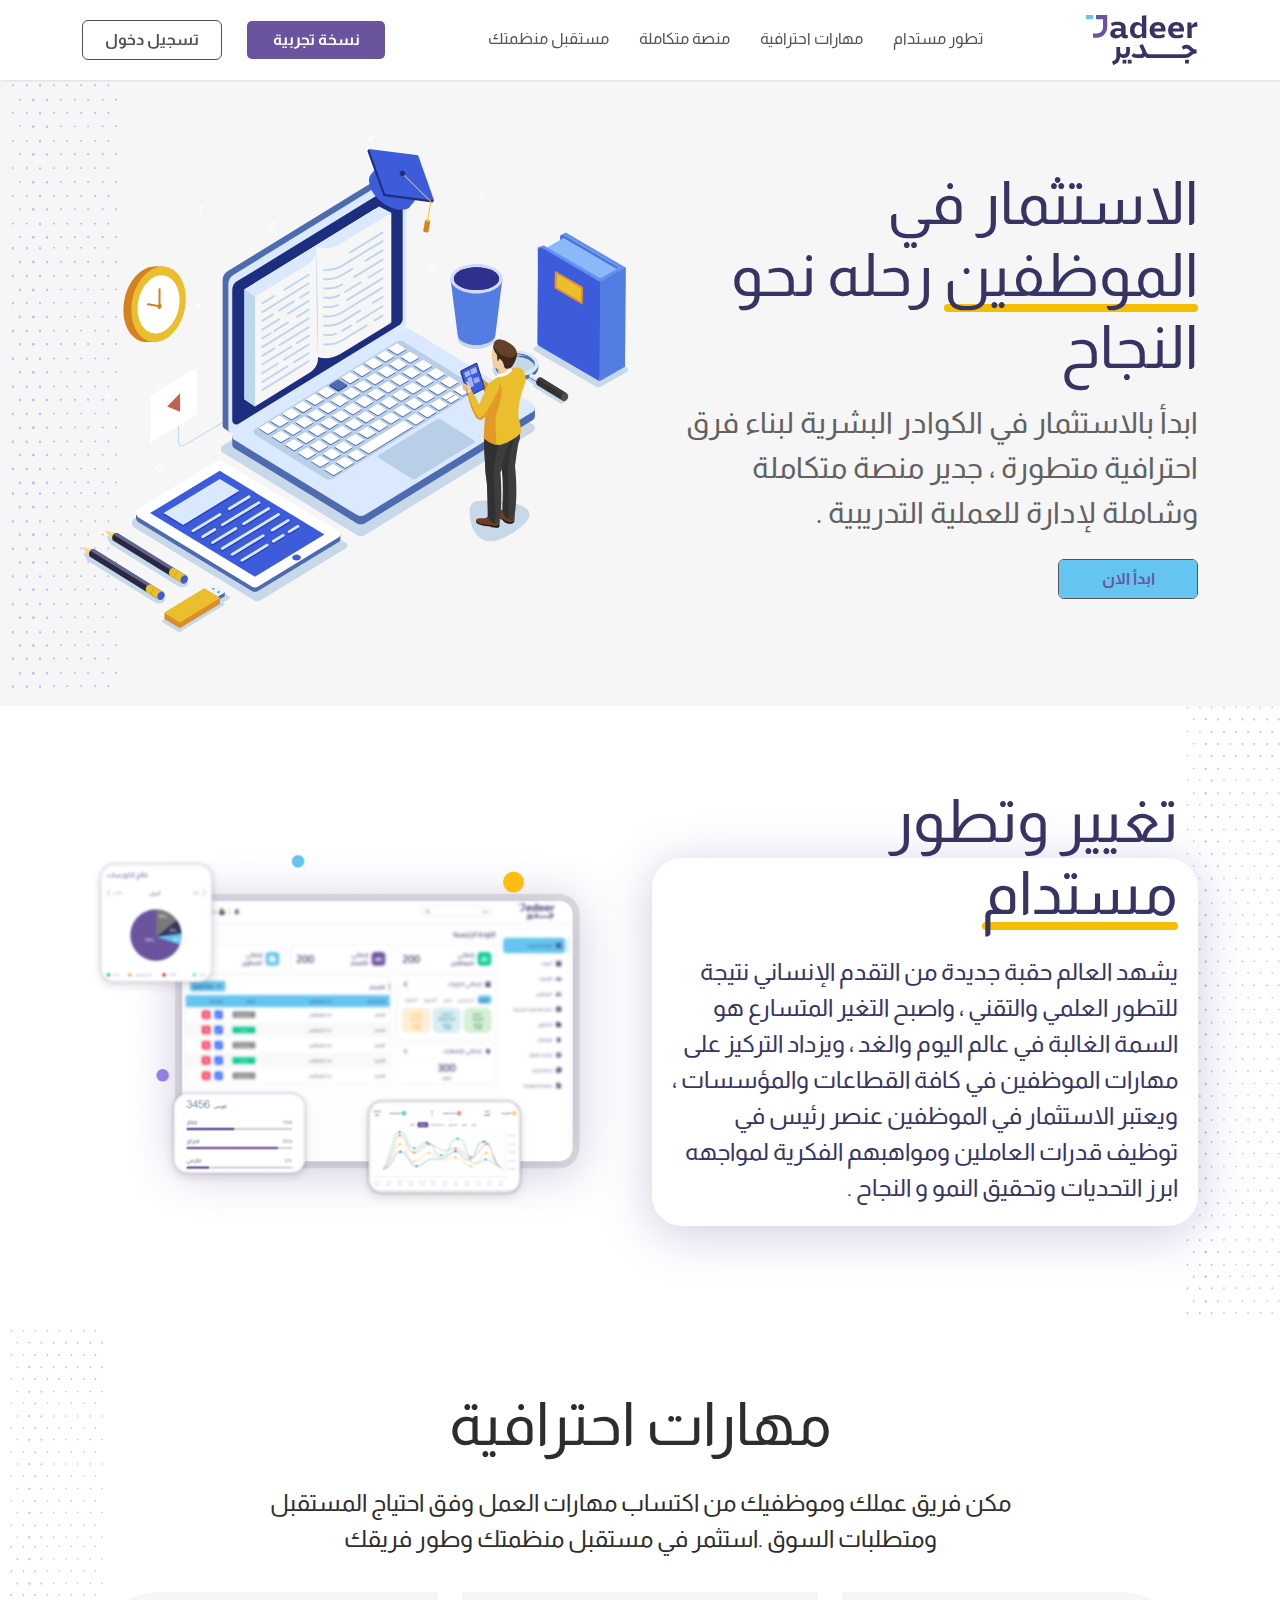
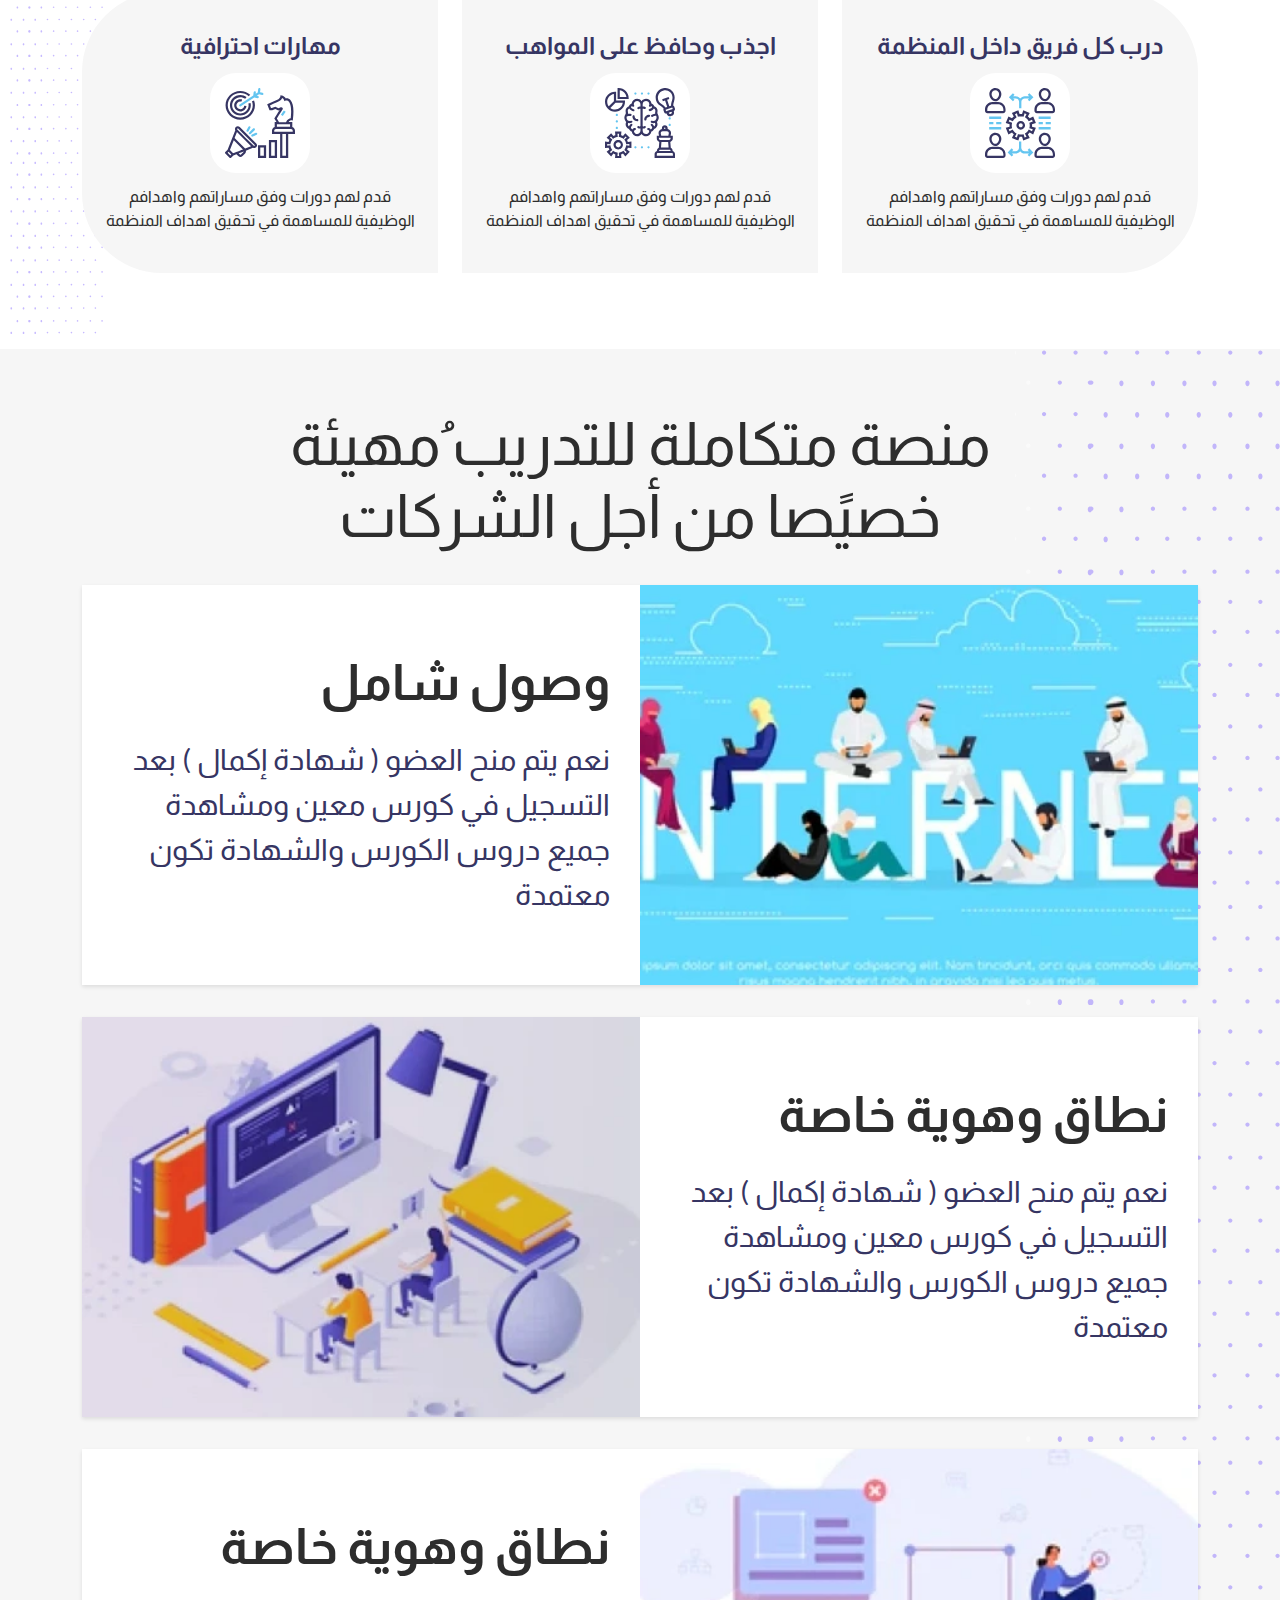
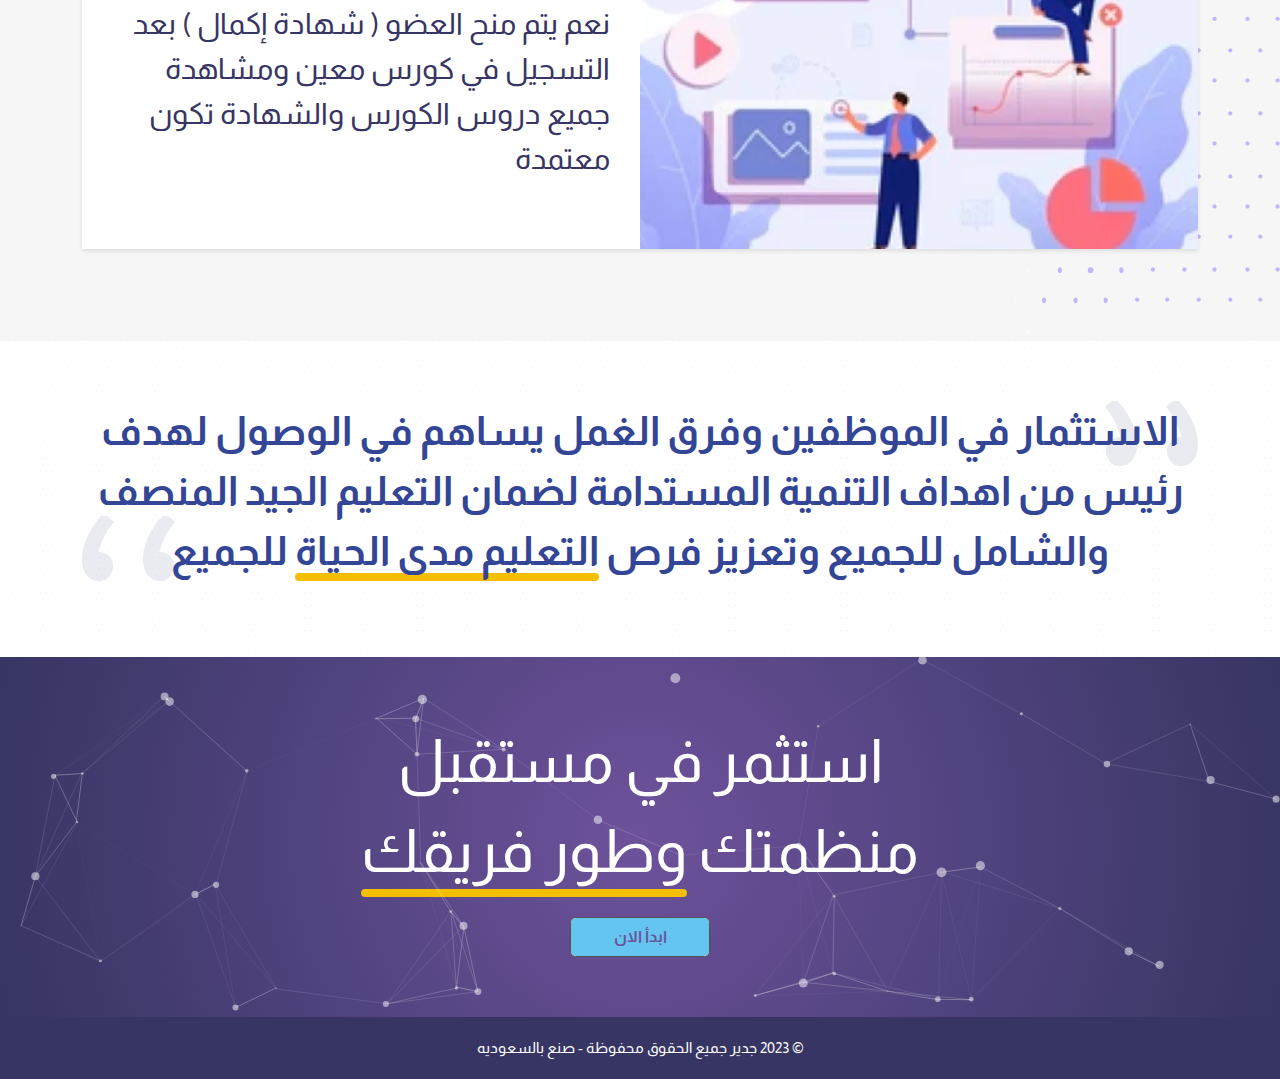
<file: index.html>
<!DOCTYPE html>
<html dir="rtl">
  <head>
    <meta charset="utf-8" />
    <meta name="description" content="...." />
    <meta name="author" content="misara adel" />
    <meta name="viewport" content="width=device-width, initial-scale=1, shrink-to-fit=no" />
    <title>
      جدير
    </title>
    <link rel="shortcut icon" href="assets/images/logo.svg" type="image/x-icon"/>
    <link rel="stylesheet" href="assets/css/lib/animate.css" />
    <link rel="stylesheet" href="assets/css/lib/bootstrap-rtl.min.css" />
    <link rel="stylesheet" href="assets/css/lib/swiper-bundle.min.css" />
    <link rel="stylesheet" href="assets/css/style.css" />
  </head>
  <body>
    <nav class="navbar">
      <div class="container">
        <div class="content">
          <div class="hamburger">
            <span class="line"></span>
            <span class="line"></span>
            <span class="line"></span>
          </div>

          <a href="#" class="brand-name">
            <img src="assets/images/logo.svg" loading="lazy" alt="">
          </a>

          <ul class="navbar-nav">
            <li class="nav-item">
              <a href="contact.html" class="nav-link">
                تطور مستدام
              </a>
            </li>

            <li class="nav-item">
              <a href="#" class="nav-link">
                مهارات احترافية
              </a>
            </li>

            <li class="nav-item">
              <a href="#" class="nav-link">
                منصة متكاملة
              </a>
            </li>

            <li class="nav-item">
              <a href="#" class="nav-link">
                مستقبل منظمتك
              </a>
            </li>
          </ul>

          <div class="button-contain">
            <a href="#" class="custom-btn bk-btn">
              <span>
                نسخة تجربية
              </span>
            </a>

            <a href="#" class="custom-btn border-btn">
              <span>
                تسجيل دخول
              </span>
            </a>
          </div>
        </div>
      </div>
    </nav>

    <main>
      <header>
        <div class="container">
          <div class="row">
            <div class="col-lg-6 col-12 mb-4">
              <div class="contain">
                <h1>
                  الاستثمار في 
                  <span>
                    الموظفين
                  </span>
                  رحله نحو النجاح
                </h1>

                <p>
                  ابدأ بالاستثمار في الكوادر البشرية لبناء فرق احترافية متطورة ، جدير منصة متكاملة وشاملة لإدارة للعملية التدريبية .
                </p>

                <div class="button-contain">
                  <a href="#" class="custom-btn blue-btn">
                    <span>
                      ابدأ الان
                    </span>
                  </a>
                </div>
              </div>
            </div>

            <div class="col-lg-6 col-12 mb-4">
              <div class="image-content">
                <img src="assets/images/header/intro.svg" loading="lazy" alt="" />
              </div>
            </div>
          </div>
        </div>
      </header>

      <section class="about-us">
        <div class="container">
          <div class="row">
            <div class="col-lg-6 col-12 mb-4">
              <div class="contain">
                <h1>
                  تغيير وتطور 

                  <span>
                    مستدام
                  </span>
                </h1>

                <p>
                  يشهد العالم حقبة جديدة من التقدم الإنساني نتيجة للتطور العلمي والتقني ، واصبح التغير المتسارع هو السمة الغالبة في عالم اليوم والغد ، ويزداد التركيز على مهارات الموظفين في كافة القطاعات والمؤسسات ، ويعتبر الاستثمار في الموظفين عنصر رئيس في توظيف قدرات العاملين ومواهبهم الفكرية لمواجهه ابرز التحديات وتحقيق النمو و النجاح .
                </p>
              </div>
            </div>

            <div class="col-lg-6 col-12 mb-4">
              <div class="image-content">
                <img src="assets/images/about/about.webp" loading="lazy" alt="">
              </div>
            </div>
          </div>
        </div>
      </section>

      <section class="features">
        <div class="container">
          <div class="heading">
            <h1>
              مهارات احترافية
            </h1>

            <p>
              مكن فريق عملك وموظفيك من اكتساب مهارات العمل وفق احتياج المستقبل ومتطلبات السوق .استثمر في مستقبل منظمتك وطور فريقك
            </p>
          </div>

          <div class="row">
            <div class="box-contain col-lg-4 col-12 mb-3">
              <div class="box">
                <h2>
                  درب كل فريق داخل المنظمة
                </h2>

                <div class="image-content">
                  <img src="assets/images/feature/feature_1.svg" loading="lazy" alt="" />
                </div>

                <p>
                  قدم لهم دورات وفق مساراتهم واهدافم الوظيفية للمساهمة في تحقيق اهداف المنظمة
                </p>
              </div>
            </div>

            <div class="box-contain col-lg-4 col-12 mb-3">
              <div class="box">
                <h2>
                  اجذب وحافظ على المواهب
                </h2>

                <div class="image-content">
                  <img src="assets/images/feature/feature_2.svg" loading="lazy" alt="" />
                </div>

                <p>
                  قدم لهم دورات وفق مساراتهم واهدافم الوظيفية للمساهمة في تحقيق اهداف المنظمة
                </p>
              </div>
            </div>

            <div class="box-contain col-lg-4 col-12 mb-3">
              <div class="box">
                <h2>
                  مهارات احترافية
                </h2>

                <div class="image-content">
                  <img src="assets/images/feature/feature_3.svg" loading="lazy" alt="" />
                </div>

                <p>
                  قدم لهم دورات وفق مساراتهم واهدافم الوظيفية للمساهمة في تحقيق اهداف المنظمة
                </p>
              </div>
            </div>
          </div>
        </div>
      </section>

      <section class="platform">
        <div class="container">
          <div class="heading">
            <h1>
              منصة متكاملة للتدريب ُمهيئة خصيًصا من أجل الشركات
            </h1>
          </div>

          <div class="row">
            <div class="col-lg-12 col-12 mx-auto custom-box">
              <div class="box">
                <div class="image-content">
                  <img src="assets/images/platform/platform_1.webp" loading="lazy" alt="" />
                </div>

                <div class="contain">
                  <h2>
                    وصول شامل
                  </h2>

                  <p>
                    نعم يتم منح العضو ( شهادة إكمال ) بعد التسجيل في كورس معين ومشاهدة جميع دروس الكورس والشهادة تكون معتمدة
                  </p>
                </div>
              </div>
            </div>

            <div class="col-lg-12 col-12 mx-auto custom-box">
              <div class="box">
                <div class="image-content">
                  <img src="assets/images/platform/platform_2.webp" loading="lazy" alt="" />
                </div>

                <div class="contain">
                  <h2>
                    نطاق وهوية خاصة
                  </h2>

                  <p>
                    نعم يتم منح العضو ( شهادة إكمال ) بعد التسجيل في كورس معين ومشاهدة جميع دروس الكورس والشهادة تكون معتمدة
                  </p>
                </div>
              </div>
            </div>

            <div class="col-lg-12 col-12 mx-auto custom-box">
              <div class="box">
                <div class="image-content">
                  <img src="assets/images/platform/platform_3.webp" loading="lazy" alt="" />
                </div>

                <div class="contain">
                  <h2>
                    نطاق وهوية خاصة
                  </h2>

                  <p>
                    نعم يتم منح العضو ( شهادة إكمال ) بعد التسجيل في كورس معين ومشاهدة جميع دروس الكورس والشهادة تكون معتمدة
                  </p>
                </div>
              </div>
            </div>
          </div>
        </div>
      </section>

      <section class="message">
        <div class="container">
          <div class="contain">
            <p>
              الاستثمار في الموظفين وفرق الغمل يساهم في الوصول لهدف رئيس من اهداف التنمية المستدامة لضمان التعليم الجيد المنصف والشامل للجميع وتعزيز فرص 
              <span>
                التعليم مدى الحياة
              </span>
              للجميع
            </p>
          </div>
        </div>
      </section>
    </main>
    
    <footer>
      <div class="container">
        <div class="contain">
          <p>
            استثمر في مستقبل منظمتك 

            <span>
              وطور فريقك
            </span>
          </p>

          <div class="button-contain">
            <a href="#" class="custom-btn blue-btn">
              <span>
                ابدأ الان
              </span>
            </a>
          </div>
        </div>
      </div>

      <div id="particles-js"></div>
    </footer>

    <div class="copyright">
      <p>
        © 2023 جدير جميع الحقوق محفوظة - صنع بالسعوديه
      </p>
    </div>

    <script src="assets/js/lib/jquery4.js"></script>
    <script src="assets/js/lib/popper.js"></script>
    <script src="assets/js/lib/bootstrap.js"></script>
    <script src="assets/js/lib/particles.min.js"></script>
    <script src="assets/js/lib/paticales-app.js"></script>
    <script src="assets/js/main.js"></script>
  </body>
</html>
</file>
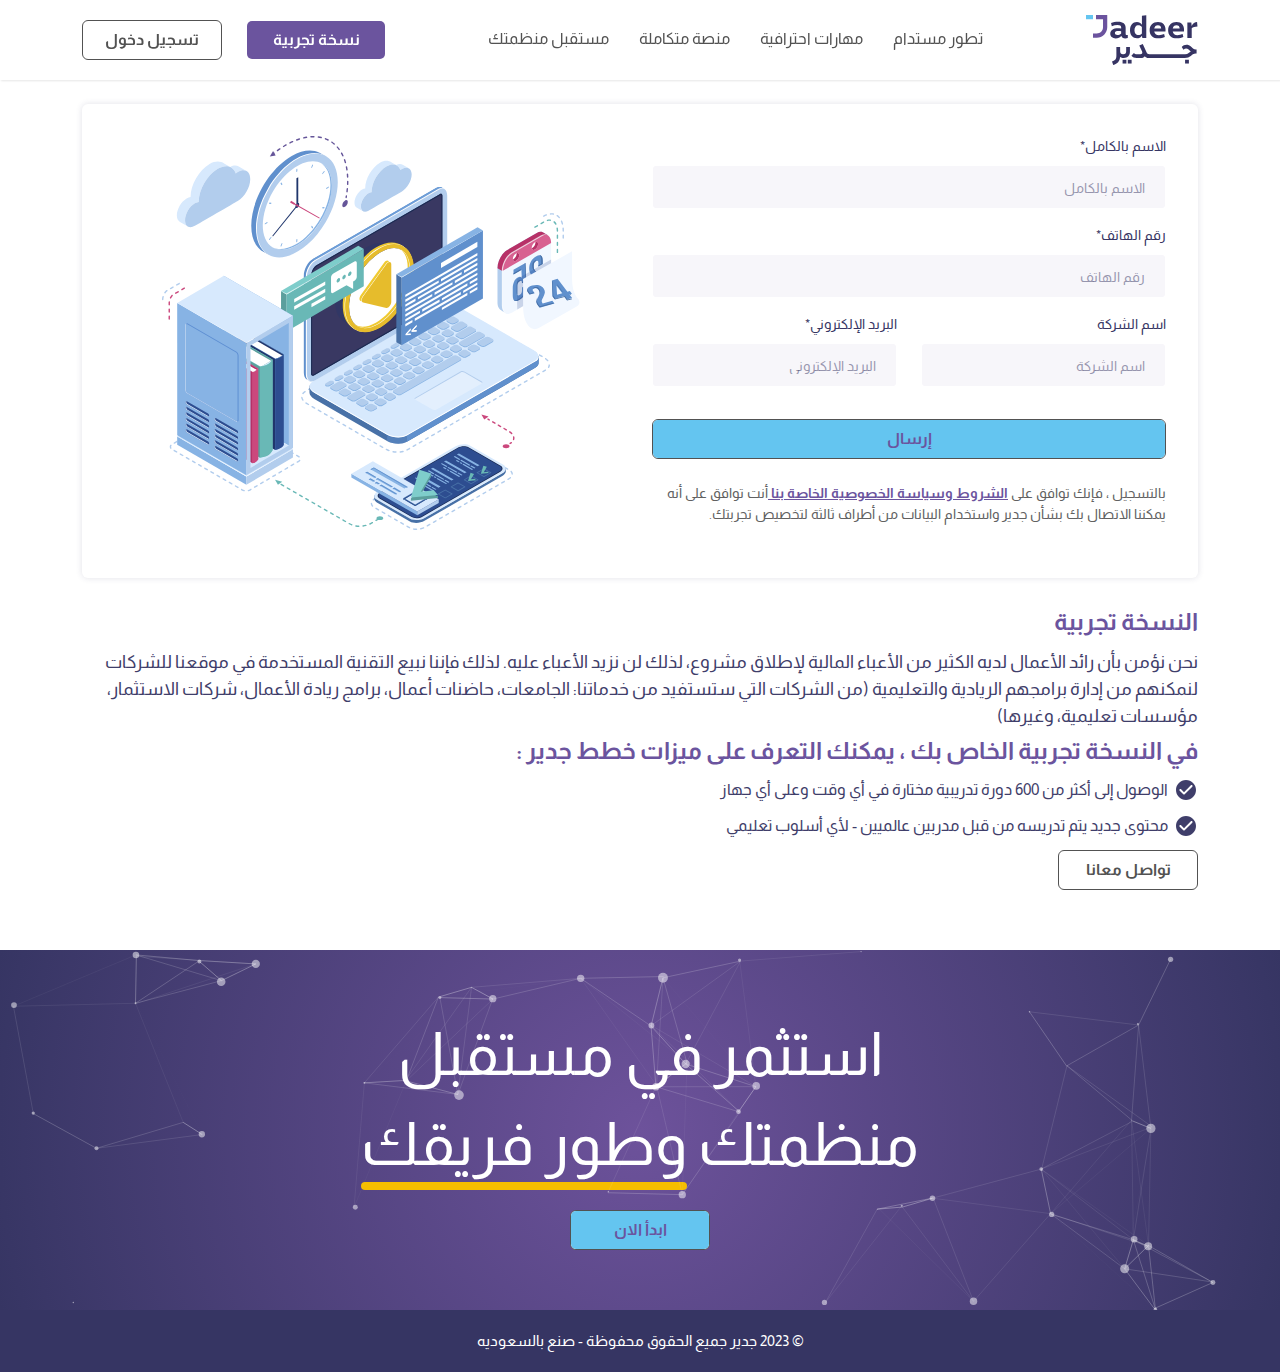
<file:  contact.html>
<!DOCTYPE html>
<html dir="rtl">
  <head>
    <meta charset="utf-8" />
    <meta name="description" content="...." />
    <meta name="author" content="misara adel" />
    <meta name="viewport" content="width=device-width, initial-scale=1, shrink-to-fit=no" />
    <title>
      جدير
    </title>
    <link rel="shortcut icon" href="assets/images/logo.svg" type="image/x-icon"/>
    <link rel="stylesheet" href="assets/css/lib/animate.css" />
    <link rel="stylesheet" href="assets/css/lib/bootstrap-rtl.min.css" />
    <link rel="stylesheet" href="assets/css/lib/swiper-bundle.min.css" />
    <link rel="stylesheet" href="assets/css/style.css" />
  </head>
  <body>
    <nav class="navbar">
      <div class="container">
        <div class="content">
          <div class="hamburger">
            <span class="line"></span>
            <span class="line"></span>
            <span class="line"></span>
          </div>

          <a href="#" class="brand-name">
            <img src="assets/images/logo.svg" loading="lazy" alt="">
          </a>

          <ul class="navbar-nav">
            <li class="nav-item">
              <a href="contact.html" class="nav-link">
                تطور مستدام
              </a>
            </li>

            <li class="nav-item">
              <a href="#" class="nav-link">
                مهارات احترافية
              </a>
            </li>

            <li class="nav-item">
              <a href="#" class="nav-link">
                منصة متكاملة
              </a>
            </li>

            <li class="nav-item">
              <a href="#" class="nav-link">
                مستقبل منظمتك
              </a>
            </li>
          </ul>

          <div class="button-contain">
            <a href="#" class="custom-btn bk-btn">
              <span>
                نسخة تجربية
              </span>
            </a>

            <a href="#" class="custom-btn border-btn">
              <span>
                تسجيل دخول
              </span>
            </a>
          </div>
        </div>
      </div>
    </nav>

    <main>
      <section class="contact-us">
        <div class="container">
          <div class="contact-form">
            <div class="row">
              <div class="col-lg-6 col-12 mb-3">
                <form action="" class="form-contain">
                  <div class="row">
                    <div class="col-lg-12 col-12">
                      <div class="form-group">
                        <label for="">
                          الاسم بالكامل*
                        </label>
                        
                        <input type="text" class="form-control" placeholder="الاسم بالكامل" />
                      </div>
                    </div>

                    <div class="col-lg-12 col-12">
                      <div class="form-group">
                        <label for="">
                          رقم الهاتف*
                        </label>
                        
                        <input type="text" class="form-control" placeholder="رقم الهاتف" />
                      </div>
                    </div>

                    <div class="col-lg-6 col-12">
                      <div class="form-group">
                        <label for="">
                          اسم الشركة
                        </label>

                        <input type="text" class="form-control" placeholder="اسم الشركة" />
                      </div>
                    </div>

                    <div class="col-lg-6 col-12">
                      <div class="form-group">
                        <label for="">
                          البريد الإلكتروني*
                        </label>
                        
                        <input type="text" class="form-control" placeholder="البريد الإلكتروني" />
                      </div>
                    </div>

                    <div class="col-12">
                      <div class="button-contain">
                        <button class="custom-btn blue-btn">
                          <span>
                            إرسال
                          </span>
                        </button>
                      </div>
                    </div>

                    <div class="col-12">
                      <p class="data">
                        بالتسجيل ، فإنك توافق على 
                        <a href="#" class="link">
                          الشروط وسياسة الخصوصية الخاصة بنا
                        </a>
                        أنت توافق على أنه يمكننا الاتصال بك بشأن جدير واستخدام البيانات من أطراف ثالثة لتخصيص تجربتك.
                      </p>
                    </div>
                  </div>
                </form>
              </div>

              <div class="col-lg-6 col-12 mb-3">
                <div class="image-content">
                  <img src="assets/images/contact.svg" loading="lazy" alt="">
                </div>
              </div>
            </div>
          </div>

          <div class="data">
            <h1>
              النسخة تجربية
            </h1>

            <p>
              نحن نؤمن بأن رائد الأعمال لديه الكثير من الأعباء المالية لإطلاق مشروع، لذلك لن نزيد الأعباء عليه. لذلك فإننا نبيع التقنية المستخدمة في موقعنا للشركات لنمكنهم من إدارة برامجهم الريادية والتعليمية (من الشركات التي ستستفيد من خدماتنا: الجامعات، حاضنات أعمال، برامج ريادة الأعمال، شركات الاستثمار، مؤسسات تعليمية، وغيرها)
            </p>

            <h1>
              في النسخة تجربية الخاص بك ، يمكنك التعرف على ميزات خطط جدير :
            </h1>

            <ul class="list">
              <li>
                الوصول إلى أكثر من 600 دورة تدريبية مختارة في أي وقت وعلى أي جهاز
              </li>

              <li>
                محتوى جديد يتم تدريسه من قبل مدربين عالميين - لأي أسلوب تعليمي
              </li>
            </ul>

            <div class="button-contain">
              <a href="" class="custom-btn border-btn">
                <span>
                  تواصل معانا
                </span>
              </a>
            </div>
          </div>
        </div>
      </section>
    </main>

    <footer>
      <div class="container">
        <div class="contain">
          <p>
            استثمر في مستقبل منظمتك 

            <span>
              وطور فريقك
            </span>
          </p>

          <div class="button-contain">
            <a href="#" class="custom-btn blue-btn">
              <span>
                ابدأ الان
              </span>
            </a>
          </div>
        </div>
      </div>

      <div id="particles-js"></div>
    </footer>

    <div class="copyright">
      <p>
        © 2023 جدير جميع الحقوق محفوظة - صنع بالسعوديه
      </p>
    </div>

    <script src="assets/js/lib/jquery4.js"></script>
    <script src="assets/js/lib/popper.js"></script>
    <script src="assets/js/lib/bootstrap.js"></script>
    <script src="assets/js/lib/particles.min.js"></script>
    <script src="assets/js/lib/paticales-app.js"></script>
    <script src="assets/js/main.js"></script>
  </body>
</html>
</file>
<file: assets/css/style.css>
@font-face {
  font-family: "Almarai";
  src: url("../fonts/almarai/Almarai-Bold.ttf");
  font-weight: 700;
}
@font-face {
  font-family: "Almarai";
  src: url("../fonts/almarai/Almarai-Regular.ttf");
  font-weight: 500;
}
@font-face {
  font-family: "Almarai";
  src: url("../fonts/almarai/Almarai-Bold.ttf");
  font-weight: 900;
}
* {
  margin: 0px;
  box-sizing: border-box;
  font-family: "Almarai", sans-serif;
  scroll-behavior: smooth;
}
*::-moz-selection {
  background-color: #F2CA2F;
  color: #fff;
}
*::selection {
  background-color: #F2CA2F;
  color: #fff;
}
*::-webkit-scrollbar {
  width: 8px;
}
*::-webkit-scrollbar-track {
  background-color: #ccc;
}
*::-webkit-scrollbar-thumb {
  background: #E0D4BE;
  border-radius: 8px;
}
*::-webkit-scrollbar-thumb:hover {
  background: #E0D4BE;
}

.overflowNone {
  overflow: hidden;
}

.btn:focus,
button:focus,
input:focus,
.form-control:focus {
  outline-width: 0px !important;
  outline-color: transparent !important;
  box-shadow: 0 0 0 0 rgba(0, 0, 0, 0);
}

a {
  text-decoration: none !important;
}

ul {
  list-style: none;
  margin: 0px;
  padding: 0px;
}

button {
  outline: none !important;
  border: 0px !important;
}

.swiper-pagination {
  width: 100%;
  display: flex;
  align-items: center;
  align-content: center;
  justify-content: center;
}
.swiper-pagination .swiper-pagination-bullet {
  width: 33px;
  height: 3px;
  background-color: rgba(226, 214, 193, 0.5);
  border-radius: 2px;
}
.swiper-pagination .swiper-pagination-bullet.swiper-pagination-bullet-active {
  opacity: 1 !important;
  background-color: var(--primary-color);
}

@-webkit-keyframes bounce-in-fwd {
  0% {
    transform: scale(0);
    -webkit-animation-timing-function: ease-in;
            animation-timing-function: ease-in;
    opacity: 0;
  }
  38% {
    transform: scale(1);
    -webkit-animation-timing-function: ease-out;
            animation-timing-function: ease-out;
    opacity: 1;
  }
  55% {
    transform: scale(0.7);
    -webkit-animation-timing-function: ease-in;
            animation-timing-function: ease-in;
  }
  72% {
    transform: scale(1);
    -webkit-animation-timing-function: ease-out;
            animation-timing-function: ease-out;
  }
  81% {
    transform: scale(0.84);
    -webkit-animation-timing-function: ease-in;
            animation-timing-function: ease-in;
  }
  89% {
    transform: scale(1);
    -webkit-animation-timing-function: ease-out;
            animation-timing-function: ease-out;
  }
  95% {
    transform: scale(0.95);
    -webkit-animation-timing-function: ease-in;
            animation-timing-function: ease-in;
  }
  100% {
    transform: scale(1);
    -webkit-animation-timing-function: ease-out;
            animation-timing-function: ease-out;
  }
}

@keyframes bounce-in-fwd {
  0% {
    transform: scale(0);
    -webkit-animation-timing-function: ease-in;
            animation-timing-function: ease-in;
    opacity: 0;
  }
  38% {
    transform: scale(1);
    -webkit-animation-timing-function: ease-out;
            animation-timing-function: ease-out;
    opacity: 1;
  }
  55% {
    transform: scale(0.7);
    -webkit-animation-timing-function: ease-in;
            animation-timing-function: ease-in;
  }
  72% {
    transform: scale(1);
    -webkit-animation-timing-function: ease-out;
            animation-timing-function: ease-out;
  }
  81% {
    transform: scale(0.84);
    -webkit-animation-timing-function: ease-in;
            animation-timing-function: ease-in;
  }
  89% {
    transform: scale(1);
    -webkit-animation-timing-function: ease-out;
            animation-timing-function: ease-out;
  }
  95% {
    transform: scale(0.95);
    -webkit-animation-timing-function: ease-in;
            animation-timing-function: ease-in;
  }
  100% {
    transform: scale(1);
    -webkit-animation-timing-function: ease-out;
            animation-timing-function: ease-out;
  }
}
@-webkit-keyframes bounce-in-top {
  0% {
    transform: translateY(-50px);
    -webkit-animation-timing-function: ease-in;
            animation-timing-function: ease-in;
    opacity: 0;
  }
  38% {
    transform: translateY(0);
    -webkit-animation-timing-function: ease-out;
            animation-timing-function: ease-out;
    opacity: 1;
  }
  55% {
    transform: translateY(-20px);
    -webkit-animation-timing-function: ease-in;
            animation-timing-function: ease-in;
  }
  72% {
    transform: translateY(0);
    -webkit-animation-timing-function: ease-out;
            animation-timing-function: ease-out;
  }
  81% {
    transform: translateY(-15px);
    -webkit-animation-timing-function: ease-in;
            animation-timing-function: ease-in;
  }
  90% {
    transform: translateY(0);
    -webkit-animation-timing-function: ease-out;
            animation-timing-function: ease-out;
  }
  95% {
    transform: translateY(-4px);
    -webkit-animation-timing-function: ease-in;
            animation-timing-function: ease-in;
  }
  100% {
    transform: translateY(0);
    -webkit-animation-timing-function: ease-out;
            animation-timing-function: ease-out;
  }
}
@keyframes bounce-in-top {
  0% {
    transform: translateY(-50px);
    -webkit-animation-timing-function: ease-in;
            animation-timing-function: ease-in;
    opacity: 0;
  }
  38% {
    transform: translateY(0);
    -webkit-animation-timing-function: ease-out;
            animation-timing-function: ease-out;
    opacity: 1;
  }
  55% {
    transform: translateY(-20px);
    -webkit-animation-timing-function: ease-in;
            animation-timing-function: ease-in;
  }
  72% {
    transform: translateY(0);
    -webkit-animation-timing-function: ease-out;
            animation-timing-function: ease-out;
  }
  81% {
    transform: translateY(-15px);
    -webkit-animation-timing-function: ease-in;
            animation-timing-function: ease-in;
  }
  90% {
    transform: translateY(0);
    -webkit-animation-timing-function: ease-out;
            animation-timing-function: ease-out;
  }
  95% {
    transform: translateY(-4px);
    -webkit-animation-timing-function: ease-in;
            animation-timing-function: ease-in;
  }
  100% {
    transform: translateY(0);
    -webkit-animation-timing-function: ease-out;
            animation-timing-function: ease-out;
  }
}
@-webkit-keyframes bounce-in-left {
  0% {
    transform: translateX(-30px);
    -webkit-animation-timing-function: ease-in;
            animation-timing-function: ease-in;
    opacity: 0;
  }
  38% {
    transform: translateX(0);
    -webkit-animation-timing-function: ease-out;
            animation-timing-function: ease-out;
    opacity: 1;
  }
  55% {
    transform: translateX(-20px);
    -webkit-animation-timing-function: ease-in;
            animation-timing-function: ease-in;
  }
  72% {
    transform: translateX(0);
    -webkit-animation-timing-function: ease-out;
            animation-timing-function: ease-out;
  }
  81% {
    transform: translateX(-10px);
    -webkit-animation-timing-function: ease-in;
            animation-timing-function: ease-in;
  }
  90% {
    transform: translateX(0);
    -webkit-animation-timing-function: ease-out;
            animation-timing-function: ease-out;
  }
  95% {
    transform: translateX(-4px);
    -webkit-animation-timing-function: ease-in;
            animation-timing-function: ease-in;
  }
  100% {
    transform: translateX(0);
    -webkit-animation-timing-function: ease-out;
            animation-timing-function: ease-out;
  }
}
@keyframes bounce-in-left {
  0% {
    transform: translateX(-30px);
    -webkit-animation-timing-function: ease-in;
            animation-timing-function: ease-in;
    opacity: 0;
  }
  38% {
    transform: translateX(0);
    -webkit-animation-timing-function: ease-out;
            animation-timing-function: ease-out;
    opacity: 1;
  }
  55% {
    transform: translateX(-20px);
    -webkit-animation-timing-function: ease-in;
            animation-timing-function: ease-in;
  }
  72% {
    transform: translateX(0);
    -webkit-animation-timing-function: ease-out;
            animation-timing-function: ease-out;
  }
  81% {
    transform: translateX(-10px);
    -webkit-animation-timing-function: ease-in;
            animation-timing-function: ease-in;
  }
  90% {
    transform: translateX(0);
    -webkit-animation-timing-function: ease-out;
            animation-timing-function: ease-out;
  }
  95% {
    transform: translateX(-4px);
    -webkit-animation-timing-function: ease-in;
            animation-timing-function: ease-in;
  }
  100% {
    transform: translateX(0);
    -webkit-animation-timing-function: ease-out;
            animation-timing-function: ease-out;
  }
}
@-webkit-keyframes pulse-shadow {
  100% {
    box-shadow: 0 0 0 10px rgba(255, 102, 0, 0), 0 0 0 20px rgba(255, 102, 0, 0);
  }
}
@keyframes pulse-shadow {
  100% {
    box-shadow: 0 0 0 10px rgba(255, 102, 0, 0), 0 0 0 20px rgba(255, 102, 0, 0);
  }
}
@-webkit-keyframes spinner {
  0% {
    transform: rotate(0deg) scale3d(1, 1, 1);
  }
  100% {
    transform: rotate(10deg) scale3d(1.5, 1.5, 1.5);
  }
}
@keyframes spinner {
  0% {
    transform: rotate(0deg) scale3d(1, 1, 1);
  }
  100% {
    transform: rotate(10deg) scale3d(1.5, 1.5, 1.5);
  }
}
@-webkit-keyframes pulse {
  0% {
    transform: scale3d(1, 1, 1);
    opacity: 0;
  }
  50% {
    transform: scale3d(0.8, 0.8, 0.8);
    opacity: 0.5;
  }
  100% {
    transform: scale3d(1, 1, 1);
    opacity: 1;
  }
}
@keyframes pulse {
  0% {
    transform: scale3d(1, 1, 1);
    opacity: 0;
  }
  50% {
    transform: scale3d(0.8, 0.8, 0.8);
    opacity: 0.5;
  }
  100% {
    transform: scale3d(1, 1, 1);
    opacity: 1;
  }
}
/*dropdown animation*/
@-webkit-keyframes dropdown-animate {
  0% {
    opacity: 0;
    transform: rotateX(-90deg);
  }
  50% {
    transform: rotateX(20deg);
  }
  100% {
    opacity: 1;
    transform: rotateX(0deg);
  }
}
@keyframes dropdown-animate {
  0% {
    opacity: 0;
    transform: rotateX(-90deg);
  }
  50% {
    transform: rotateX(20deg);
  }
  100% {
    opacity: 1;
    transform: rotateX(0deg);
  }
}
@-webkit-keyframes rotation {
  0% {
    transform: rotate(0deg);
  }
  50% {
    transform: rotate(10deg);
  }
  100% {
    transform: rotate(0deg);
  }
}
@keyframes rotation {
  0% {
    transform: rotate(0deg);
  }
  50% {
    transform: rotate(10deg);
  }
  100% {
    transform: rotate(0deg);
  }
}
@-webkit-keyframes spin {
  0% {
    transform: rotate(0deg);
  }
  100% {
    transform: rotate(360deg);
  }
}
@keyframes spin {
  0% {
    transform: rotate(0deg);
  }
  100% {
    transform: rotate(360deg);
  }
}
@-webkit-keyframes wave {
  0%, 100% {
    -webkit-clip-path: polygon(0% 45%, 15% 44%, 32% 50%, 54% 60%, 70% 61%, 84% 59%, 100% 52%, 100% 100%, 0% 100%);
            clip-path: polygon(0% 45%, 15% 44%, 32% 50%, 54% 60%, 70% 61%, 84% 59%, 100% 52%, 100% 100%, 0% 100%);
  }
  50% {
    -webkit-clip-path: polygon(0% 60%, 16% 65%, 34% 66%, 51% 62%, 67% 50%, 84% 45%, 100% 46%, 100% 100%, 0% 100%);
            clip-path: polygon(0% 60%, 16% 65%, 34% 66%, 51% 62%, 67% 50%, 84% 45%, 100% 46%, 100% 100%, 0% 100%);
  }
}
@keyframes wave {
  0%, 100% {
    -webkit-clip-path: polygon(0% 45%, 15% 44%, 32% 50%, 54% 60%, 70% 61%, 84% 59%, 100% 52%, 100% 100%, 0% 100%);
            clip-path: polygon(0% 45%, 15% 44%, 32% 50%, 54% 60%, 70% 61%, 84% 59%, 100% 52%, 100% 100%, 0% 100%);
  }
  50% {
    -webkit-clip-path: polygon(0% 60%, 16% 65%, 34% 66%, 51% 62%, 67% 50%, 84% 45%, 100% 46%, 100% 100%, 0% 100%);
            clip-path: polygon(0% 60%, 16% 65%, 34% 66%, 51% 62%, 67% 50%, 84% 45%, 100% 46%, 100% 100%, 0% 100%);
  }
}
@-webkit-keyframes niceAnimate {
  0% {
    transform: scaleX(1);
  }
  50% {
    transform: scaleX(0);
  }
  100% {
    transform: scaleX(1);
  }
}
@keyframes niceAnimate {
  0% {
    transform: scaleX(1);
  }
  50% {
    transform: scaleX(0);
  }
  100% {
    transform: scaleX(1);
  }
}
@-webkit-keyframes translation {
  0% {
    transform: translateZ(0%);
  }
  100% {
    transform: translateZ(10%);
  }
}
@keyframes translation {
  0% {
    transform: translateZ(0%);
  }
  100% {
    transform: translateZ(10%);
  }
}
@-webkit-keyframes rotate-scale-up {
  0% {
    transform: scale(1) rotateZ(0);
  }
  50% {
    transform: scale(2) rotateZ(180deg);
  }
  100% {
    transform: scale(1) rotateZ(360deg);
  }
}
@keyframes rotate-scale-up {
  0% {
    transform: scale(1) rotateZ(0);
  }
  50% {
    transform: scale(2) rotateZ(180deg);
  }
  100% {
    transform: scale(1) rotateZ(360deg);
  }
}
@-webkit-keyframes fadeInUp {
  from {
    opacity: 0;
    transform: translate3d(0, 100%, 0);
  }
  to {
    opacity: 1;
    transform: none;
  }
}
@keyframes fadeInUp {
  from {
    opacity: 0;
    transform: translate3d(0, 100%, 0);
  }
  to {
    opacity: 1;
    transform: none;
  }
}
@-webkit-keyframes fadeInLeft {
  from {
    opacity: 0;
    transform: translate3d(-100%, 0, 0);
  }
  to {
    opacity: 1;
    transform: none;
  }
}
@keyframes fadeInLeft {
  from {
    opacity: 0;
    transform: translate3d(-100%, 0, 0);
  }
  to {
    opacity: 1;
    transform: none;
  }
}
@-webkit-keyframes vibrate {
  0% {
    transform: translate(0);
  }
  20% {
    transform: translate(-10px, 10px);
  }
  40% {
    transform: translate(-10px, -10px);
  }
  60% {
    transform: translate(10px, 10px);
  }
  80% {
    transform: translate(10px, -10px);
  }
  100% {
    transform: translate(0);
  }
}
@keyframes vibrate {
  0% {
    transform: translate(0);
  }
  20% {
    transform: translate(-10px, 10px);
  }
  40% {
    transform: translate(-10px, -10px);
  }
  60% {
    transform: translate(10px, 10px);
  }
  80% {
    transform: translate(10px, -10px);
  }
  100% {
    transform: translate(0);
  }
}
@-webkit-keyframes translateX {
  0%, 100% {
    transform: translateX(2px);
  }
  50% {
    transform: translateX(-2px);
  }
}
@keyframes translateX {
  0%, 100% {
    transform: translateX(2px);
  }
  50% {
    transform: translateX(-2px);
  }
}
@-webkit-keyframes translateY {
  0%, 100% {
    transform: translateY(2px);
  }
  50% {
    transform: translateY(-2px);
  }
}
@keyframes translateY {
  0%, 100% {
    transform: translateY(2px);
  }
  50% {
    transform: translateY(-2px);
  }
}
@-webkit-keyframes flip-in-hor-bottom {
  0% {
    transform: rotateX(80deg) translate(-50%, -50%);
    opacity: 0;
  }
  100% {
    transform: rotateX(0) translate(-50%, -50%);
    opacity: 1;
  }
}
@keyframes flip-in-hor-bottom {
  0% {
    transform: rotateX(80deg) translate(-50%, -50%);
    opacity: 0;
  }
  100% {
    transform: rotateX(0) translate(-50%, -50%);
    opacity: 1;
  }
}
@-webkit-keyframes shadow {
  0% {
    box-shadow: 0px 0px 35px -4px #00a4e6;
    opacity: 0 !important;
  }
  100% {
    box-shadow: 0px 0px 35px -4px rgba(0, 164, 230, 0);
  }
}
@keyframes shadow {
  0% {
    box-shadow: 0px 0px 35px -4px #00a4e6;
    opacity: 0 !important;
  }
  100% {
    box-shadow: 0px 0px 35px -4px rgba(0, 164, 230, 0);
  }
}
@-webkit-keyframes rotate {
  0% {
    border-radius: 50% 60% 55% 40%;
  }
  25% {
    border-radius: 30% 10% 70% 20%;
  }
  50% {
    border-radius: 20% 40% 30% 60%;
  }
  75% {
    border-radius: 70% 20% 50% 30%;
  }
  100% {
    border-radius: 50% 60% 55% 40%;
  }
}
@keyframes rotate {
  0% {
    border-radius: 50% 60% 55% 40%;
  }
  25% {
    border-radius: 30% 10% 70% 20%;
  }
  50% {
    border-radius: 20% 40% 30% 60%;
  }
  75% {
    border-radius: 70% 20% 50% 30%;
  }
  100% {
    border-radius: 50% 60% 55% 40%;
  }
}
@-webkit-keyframes fadeInRight {
  0% {
    opacity: 0;
    transform: translateX(-30px);
  }
  100% {
    opacity: 1;
    transform: translateX(0);
  }
}
@keyframes fadeInRight {
  0% {
    opacity: 0;
    transform: translateX(-30px);
  }
  100% {
    opacity: 1;
    transform: translateX(0);
  }
}
@keyframes fadeInLeft {
  0% {
    opacity: 0;
    transform: translateX(30px);
  }
  100% {
    opacity: 1;
    transform: translateX(0);
  }
}
@-webkit-keyframes move {
  25% {
    opacity: 1;
  }
  33% {
    opacity: 1;
    transform: translateX(30px);
  }
  67% {
    opacity: 1;
    transform: translateX(40px);
  }
  100% {
    opacity: 0;
    transform: translateX(55px) scale3d(0.5, 0.5, 0.5);
  }
}
@keyframes move {
  25% {
    opacity: 1;
  }
  33% {
    opacity: 1;
    transform: translateX(30px);
  }
  67% {
    opacity: 1;
    transform: translateX(40px);
  }
  100% {
    opacity: 0;
    transform: translateX(55px) scale3d(0.5, 0.5, 0.5);
  }
}
@-webkit-keyframes clip {
  0% {
    -webkit-clip-path: polygon(57% 41%, 100% 0, 52% 46%, 0 100%);
            clip-path: polygon(57% 41%, 100% 0, 52% 46%, 0 100%);
  }
  50% {
    -webkit-clip-path: polygon(57% 41%, 100% 0, 0 0, 0 100%);
            clip-path: polygon(57% 41%, 100% 0, 0 0, 0 100%);
  }
  100% {
    -webkit-clip-path: polygon(100% 100%, 100% 0, 0 0, 0 100%);
            clip-path: polygon(100% 100%, 100% 0, 0 0, 0 100%);
  }
}
@keyframes clip {
  0% {
    -webkit-clip-path: polygon(57% 41%, 100% 0, 52% 46%, 0 100%);
            clip-path: polygon(57% 41%, 100% 0, 52% 46%, 0 100%);
  }
  50% {
    -webkit-clip-path: polygon(57% 41%, 100% 0, 0 0, 0 100%);
            clip-path: polygon(57% 41%, 100% 0, 0 0, 0 100%);
  }
  100% {
    -webkit-clip-path: polygon(100% 100%, 100% 0, 0 0, 0 100%);
            clip-path: polygon(100% 100%, 100% 0, 0 0, 0 100%);
  }
}
@-webkit-keyframes sideClip {
  0% {
    -webkit-clip-path: polygon(0 0, 100% 0, 0 0, 0 100%);
            clip-path: polygon(0 0, 100% 0, 0 0, 0 100%);
  }
  50% {
    -webkit-clip-path: polygon(0 0, 100% 0, 0 100%, 0 100%);
            clip-path: polygon(0 0, 100% 0, 0 100%, 0 100%);
  }
  100% {
    -webkit-clip-path: polygon(0 0, 100% 0, 100% 100%, 0 100%);
            clip-path: polygon(0 0, 100% 0, 100% 100%, 0 100%);
  }
}
@keyframes sideClip {
  0% {
    -webkit-clip-path: polygon(0 0, 100% 0, 0 0, 0 100%);
            clip-path: polygon(0 0, 100% 0, 0 0, 0 100%);
  }
  50% {
    -webkit-clip-path: polygon(0 0, 100% 0, 0 100%, 0 100%);
            clip-path: polygon(0 0, 100% 0, 0 100%, 0 100%);
  }
  100% {
    -webkit-clip-path: polygon(0 0, 100% 0, 100% 100%, 0 100%);
            clip-path: polygon(0 0, 100% 0, 100% 100%, 0 100%);
  }
}
@-webkit-keyframes sideClip_2 {
  0% {
    -webkit-clip-path: polygon(50% 0%, 100% 0, 100% 60%, 100% 100%, 55% 100%, 31% 100%, 46% 68%, 70% 53%, 60% 26%);
            clip-path: polygon(50% 0%, 100% 0, 100% 60%, 100% 100%, 55% 100%, 31% 100%, 46% 68%, 70% 53%, 60% 26%);
  }
  50% {
    -webkit-clip-path: polygon(50% 0%, 100% 0, 100% 60%, 100% 100%, 55% 100%, 31% 100%, 46% 68%, 26% 33%, 11% 10%);
            clip-path: polygon(50% 0%, 100% 0, 100% 60%, 100% 100%, 55% 100%, 31% 100%, 46% 68%, 26% 33%, 11% 10%);
  }
  100% {
    -webkit-clip-path: polygon(0 0, 100% 0, 100% 60%, 100% 100%, 55% 100%, 0 100%, 0 59%, 0 31%, 0 14%);
            clip-path: polygon(0 0, 100% 0, 100% 60%, 100% 100%, 55% 100%, 0 100%, 0 59%, 0 31%, 0 14%);
  }
}
@keyframes sideClip_2 {
  0% {
    -webkit-clip-path: polygon(50% 0%, 100% 0, 100% 60%, 100% 100%, 55% 100%, 31% 100%, 46% 68%, 70% 53%, 60% 26%);
            clip-path: polygon(50% 0%, 100% 0, 100% 60%, 100% 100%, 55% 100%, 31% 100%, 46% 68%, 70% 53%, 60% 26%);
  }
  50% {
    -webkit-clip-path: polygon(50% 0%, 100% 0, 100% 60%, 100% 100%, 55% 100%, 31% 100%, 46% 68%, 26% 33%, 11% 10%);
            clip-path: polygon(50% 0%, 100% 0, 100% 60%, 100% 100%, 55% 100%, 31% 100%, 46% 68%, 26% 33%, 11% 10%);
  }
  100% {
    -webkit-clip-path: polygon(0 0, 100% 0, 100% 60%, 100% 100%, 55% 100%, 0 100%, 0 59%, 0 31%, 0 14%);
            clip-path: polygon(0 0, 100% 0, 100% 60%, 100% 100%, 55% 100%, 0 100%, 0 59%, 0 31%, 0 14%);
  }
}
@-webkit-keyframes toRightFromLeft {
  49% {
    transform: translate(100%);
  }
  50% {
    opacity: 0;
    transform: translate(-100%);
  }
  51% {
    opacity: 1;
  }
}
@keyframes toRightFromLeft {
  49% {
    transform: translate(100%);
  }
  50% {
    opacity: 0;
    transform: translate(-100%);
  }
  51% {
    opacity: 1;
  }
}
@-webkit-keyframes topBubbles {
  0% {
    background-position: 5% 90%, 10% 90%, 10% 90%, 15% 90%, 25% 90%, 25% 90%, 40% 90%, 55% 90%, 70% 90%;
  }
  50% {
    background-position: 0% 80%, 0% 20%, 10% 40%, 20% 0%, 30% 30%, 22% 50%, 50% 50%, 65% 20%, 90% 30%;
  }
  100% {
    background-position: 0% 70%, 0% 10%, 10% 30%, 20% -10%, 30% 20%, 22% 40%, 50% 40%, 65% 10%, 90% 20%;
    background-size: 0% 0%, 0% 0%, 0% 0%, 0% 0%, 0% 0%, 0% 0%;
  }
}
@keyframes topBubbles {
  0% {
    background-position: 5% 90%, 10% 90%, 10% 90%, 15% 90%, 25% 90%, 25% 90%, 40% 90%, 55% 90%, 70% 90%;
  }
  50% {
    background-position: 0% 80%, 0% 20%, 10% 40%, 20% 0%, 30% 30%, 22% 50%, 50% 50%, 65% 20%, 90% 30%;
  }
  100% {
    background-position: 0% 70%, 0% 10%, 10% 30%, 20% -10%, 30% 20%, 22% 40%, 50% 40%, 65% 10%, 90% 20%;
    background-size: 0% 0%, 0% 0%, 0% 0%, 0% 0%, 0% 0%, 0% 0%;
  }
}
@-webkit-keyframes bottomBubbles {
  0% {
    background-position: 10% -10%, 30% 10%, 55% -10%, 70% -10%, 85% -10%, 70% -10%, 70% 0%;
  }
  50% {
    background-position: 0% 80%, 20% 80%, 45% 60%, 60% 100%, 75% 70%, 95% 60%, 105% 0%;
  }
  100% {
    background-position: 0% 90%, 20% 90%, 45% 70%, 60% 110%, 75% 80%, 95% 70%, 110% 10%;
    background-size: 0% 0%, 0% 0%, 0% 0%, 0% 0%, 0% 0%, 0% 0%;
  }
}
@keyframes bottomBubbles {
  0% {
    background-position: 10% -10%, 30% 10%, 55% -10%, 70% -10%, 85% -10%, 70% -10%, 70% 0%;
  }
  50% {
    background-position: 0% 80%, 20% 80%, 45% 60%, 60% 100%, 75% 70%, 95% 60%, 105% 0%;
  }
  100% {
    background-position: 0% 90%, 20% 90%, 45% 70%, 60% 110%, 75% 80%, 95% 70%, 110% 10%;
    background-size: 0% 0%, 0% 0%, 0% 0%, 0% 0%, 0% 0%, 0% 0%;
  }
}
@-webkit-keyframes storm {
  0% {
    transform: translate3d(0, 0, 0) translateZ(0);
  }
  25% {
    transform: translate3d(4px, 0, 0) translateZ(0);
  }
  50% {
    transform: translate3d(-3px, 0, 0) translateZ(0);
  }
  75% {
    transform: translate3d(2px, 0, 0) translateZ(0);
  }
  100% {
    transform: translate3d(0, 0, 0) translateZ(0);
  }
}
@keyframes storm {
  0% {
    transform: translate3d(0, 0, 0) translateZ(0);
  }
  25% {
    transform: translate3d(4px, 0, 0) translateZ(0);
  }
  50% {
    transform: translate3d(-3px, 0, 0) translateZ(0);
  }
  75% {
    transform: translate3d(2px, 0, 0) translateZ(0);
  }
  100% {
    transform: translate3d(0, 0, 0) translateZ(0);
  }
}
:root {
  --primary-color: #6b549e;
  --secondary-color: #f6be00;
  --dark-color: #000;
  --light-color: #fff;
  --gray-color: #525252;
  --primary-filter: invert(14%) sepia(11%) saturate(4798%) hue-rotate(145deg) brightness(101%) contrast(105%);
  --light-filter: invert(92%) sepia(100%) saturate(23%) hue-rotate(251deg) brightness(108%) contrast(100%);
  --gray-filter: invert(58%) sepia(0%) saturate(3400%) hue-rotate(13deg) brightness(87%) contrast(97%);
}

.button-contain {
  display: flex;
  align-items: center;
  align-content: center;
}
.button-contain .custom-btn {
  width: 140px;
  height: 40px;
  position: relative;
  z-index: 9;
  display: flex;
  align-items: center;
  align-content: center;
  justify-content: center;
  border-radius: 6px;
  overflow: hidden;
  outline: none;
}
.button-contain .custom-btn::after, .button-contain .custom-btn::before {
  content: "";
  position: absolute;
  top: 0;
  width: 0%;
  height: 100%;
  z-index: -1;
  background: var(--primary-color);
  transition: all 0.3s linear;
}
.button-contain .custom-btn::after {
  left: 0;
}
.button-contain .custom-btn::before {
  right: 0;
}
.button-contain .custom-btn span {
  font-size: 16px;
  font-weight: 700;
}
.button-contain .custom-btn.bk-btn {
  border: 1px solid transparent;
}
.button-contain .custom-btn.bk-btn::after, .button-contain .custom-btn.bk-btn::before {
  width: 50%;
}
.button-contain .custom-btn.bk-btn span {
  color: var(--light-color);
}
.button-contain .custom-btn.bk-btn:hover {
  border-color: var(--gray-color);
}
.button-contain .custom-btn.bk-btn:hover::after, .button-contain .custom-btn.bk-btn:hover::before {
  width: 0px;
}
.button-contain .custom-btn.bk-btn:hover span {
  color: var(--gray-color);
}
.button-contain .custom-btn.blue-btn {
  border: 1px solid var(--gray-color) !important;
  background-color: var(--light-color);
}
.button-contain .custom-btn.blue-btn::after, .button-contain .custom-btn.blue-btn::before {
  width: 50%;
  background-color: #64c5f0;
}
.button-contain .custom-btn.blue-btn span {
  color: var(--primary-color);
}
.button-contain .custom-btn.blue-btn:hover {
  border-color: var(--gray-color) !important;
  background-color: var(--light-color);
}
.button-contain .custom-btn.blue-btn:hover::after, .button-contain .custom-btn.blue-btn:hover::before {
  width: 0px;
}
.button-contain .custom-btn.blue-btn:hover span {
  color: var(--gray-color);
}
.button-contain .custom-btn.border-btn {
  border: 1px solid var(--gray-color);
  -webkit-margin-start: 24px;
          margin-inline-start: 24px;
}
.button-contain .custom-btn.border-btn span {
  color: var(--gray-color);
}
.button-contain .custom-btn.border-btn:hover {
  border-color: transparent;
}
.button-contain .custom-btn.border-btn:hover::after, .button-contain .custom-btn.border-btn:hover::before {
  width: 50%;
}
.button-contain .custom-btn.border-btn:hover span {
  color: var(--light-color);
}

.navbar {
  width: 100%;
  padding: 15px 0px;
  background-color: var(--light-color);
  position: fixed;
  top: 0;
  left: 0;
  z-index: 999;
  box-shadow: 1px 1px 2px rgba(0, 0, 0, 0.1);
}
.navbar.scrolled {
  padding: 10px 0px;
}
.navbar .content {
  width: 100%;
  display: flex;
  align-items: center;
  align-content: center;
  justify-content: space-between;
}
.navbar .content .hamburger {
  display: none;
}
.navbar .content .hamburger .line {
  width: 30px;
  height: 3px;
  background: var(--primary-color);
  display: block;
  margin: 8px auto;
  transition: all 0.3s ease-in-out;
}
.navbar .content .hamburger.active {
  transition: all 0.3s ease-in-out;
  transition-delay: 0.6s;
  transform: rotate(45deg);
}
.navbar .content .hamburger.active .line:nth-child(2) {
  width: 0px;
}
.navbar .content .hamburger.active .line:nth-child(1), .navbar .content .hamburger.active .line:nth-child(3) {
  transition-delay: 0.3s;
}
.navbar .content .hamburger.active .line:nth-child(1) {
  transform: translateY(6.5px);
}
.navbar .content .hamburger.active .line:nth-child(3) {
  transform: translateY(-15px) rotate(90deg);
}
.navbar .content .brand-name img {
  width: 113px;
  height: 50px;
  -o-object-fit: contain;
     object-fit: contain;
}
.navbar .content .navbar-nav {
  flex-direction: row;
}
.navbar .content .navbar-nav .nav-item {
  -webkit-margin-end: 30px;
          margin-inline-end: 30px;
}
.navbar .content .navbar-nav .nav-item:last-child {
  -webkit-margin-end: 0px;
          margin-inline-end: 0px;
}
.navbar .content .navbar-nav .nav-item .nav-link {
  color: var(--gray-color);
  font-size: 16px;
  font-weight: 500;
  padding-bottom: 10px;
  display: block;
  position: relative;
  z-index: 9;
}
.navbar .content .navbar-nav .nav-item .nav-link::after {
  content: "";
  position: absolute;
  width: 100%;
  height: 2px;
  background-color: var(--secondary-color);
  bottom: 0;
  left: 0;
  transform: scaleX(0);
  transition: all 0.3s linear;
}
.navbar .content .navbar-nav .nav-item .nav-link:hover {
  color: var(--primary-color);
}
.navbar .content .navbar-nav .nav-item .nav-link:hover::after {
  transform: scaleX(1);
}

header {
  width: 100%;
  padding: 115px 0px 30px;
  background-color: #f6f6f6;
  position: relative;
  z-index: 9;
}
header::after {
  content: "";
  position: absolute;
  width: 100%;
  height: 100%;
  background: url("../images/dots.svg") top left/contain no-repeat;
  top: 0;
  left: 0;
  z-index: -1;
}
header .image-content {
  width: 100%;
  height: 537px;
}
header .image-content img {
  width: 100%;
  height: 100%;
  -o-object-fit: contain;
     object-fit: contain;
}
header .contain {
  width: 100%;
  height: 100%;
  display: flex;
  flex-direction: column;
  justify-content: center;
}
header .contain h1 {
  font-size: 60px;
  font-weight: 500;
  color: #363463;
  position: relative;
  z-index: 9;
  margin: 0px;
}
header .contain h1 span {
  color: #363463;
  font-weight: 500;
  font-size: 60px;
  position: relative;
  display: inline-block;
  z-index: 9;
}
header .contain h1 span::before {
  content: "";
  position: absolute;
  width: 100%;
  height: 8px;
  border-radius: 10px;
  background: var(--secondary-color);
  bottom: 0;
  right: 0;
  z-index: -1;
  -webkit-animation: translateY 3s linear infinite;
          animation: translateY 3s linear infinite;
}
header .contain p {
  color: #616161;
  font-size: 30px;
  font-weight: 500;
  margin: 16px 0px 24px;
}

.about-us {
  width: 100%;
  padding: 60px 0px 0px;
  position: relative;
  z-index: 9;
}
.about-us::after {
  content: "";
  position: absolute;
  width: 100%;
  height: 100%;
  background: url("../images/dots.svg") top right/contain no-repeat;
  top: 0;
  left: 0;
  z-index: -1;
}
.about-us .contain {
  width: 100%;
  position: relative;
  z-index: 9;
  padding: 20px;
}
.about-us .contain::after {
  content: "";
  position: absolute;
  width: 100%;
  height: 80%;
  background-color: var(--light-color);
  border-radius: 30px;
  box-shadow: 0px 8px 50px 0px rgba(107, 84, 158, 0.3019607843);
  bottom: 0;
  right: 0;
  z-index: -1;
}
.about-us .contain h1 {
  font-size: 60px;
  font-weight: 500;
  color: #363463;
  position: relative;
  z-index: 9;
  margin: 0px;
}
.about-us .contain h1 span {
  color: #363463;
  font-weight: 500;
  width: -webkit-fit-content;
  width: -moz-fit-content;
  width: fit-content;
  font-size: 60px;
  position: relative;
  display: block;
  z-index: 9;
}
.about-us .contain h1 span::before {
  content: "";
  position: absolute;
  width: 100%;
  height: 8px;
  border-radius: 10px;
  background: var(--secondary-color);
  bottom: 0;
  right: 0;
  z-index: -1;
  -webkit-animation: translateY 3s linear infinite;
          animation: translateY 3s linear infinite;
}
.about-us .contain p {
  color: #363463;
  font-size: 24px;
  font-weight: 500;
  margin: 24px 0px 0px;
}
.about-us .image-content {
  width: 100%;
  height: 539px;
  -webkit-animation: translateY 2s linear infinite;
          animation: translateY 2s linear infinite;
}
.about-us .image-content img {
  width: 100%;
  height: 100%;
  -o-object-fit: contain;
     object-fit: contain;
  -o-object-position: center;
     object-position: center;
}

.features {
  width: 100%;
  padding: 60px 0px;
  background-color: var(--light-color);
  position: relative;
  z-index: 9;
}
.features::after {
  content: "";
  position: absolute;
  width: 100%;
  height: 100%;
  background: url("../images/dots.svg") top left/contain no-repeat;
  top: 0;
  left: 0;
  z-index: -1;
}
.features .heading {
  width: 70%;
  margin: 0px auto 35px;
  text-align: center;
}
.features .heading h1 {
  color: #2d2d2d;
  font-size: 60px;
  font-weight: 500;
  margin-bottom: 24px;
}
.features .heading p {
  color: #2d2d2d;
  font-size: 24px;
  font-weight: 500;
  margin: 0px;
}
.features .box-contain .box {
  width: 100%;
  position: relative;
  background-color: #f6f6f6;
  padding: 40px 16px;
  transition: all 0.3s linear;
  text-align: center;
}
.features .box-contain .box h2 {
  color: #363563;
  font-size: 24px;
  font-weight: 900;
  margin: 0px;
}
.features .box-contain .box .image-content {
  width: 100px;
  height: 100px;
  background-color: var(--light-color);
  border-radius: 26px;
  margin: 12px auto;
  display: grid;
  place-items: center;
}
.features .box-contain .box .image-content img {
  width: 70px;
  height: 70px;
  -o-object-fit: contain;
     object-fit: contain;
  margin: auto;
}
.features .box-contain .box p {
  color: #2d2d2d;
  font-size: 16px;
  font-weight: 500;
  margin: 0px;
}
.features .box-contain .box:hover {
  transform: translateY(-10px);
}
.features .box-contain .box:hover .image-content {
  -webkit-animation: tada 0.3s linear;
          animation: tada 0.3s linear;
}
.features .box-contain:first-child .box {
  border-start-start-radius: 80px;
  border-end-start-radius: 80px;
}
.features .box-contain:last-child .box {
  border-end-end-radius: 80px;
  border-start-end-radius: 80px;
}

.platform {
  width: 100%;
  position: relative;
  z-index: 9;
  padding: 60px 0px;
  background-color: #f6f6f6;
}
.platform::after {
  content: "";
  position: absolute;
  width: 100%;
  height: 100%;
  background: url("../images/dots.svg") top right/contain no-repeat;
  top: 0;
  left: 0;
  z-index: -1;
}
.platform .heading {
  width: 70%;
  margin: 0px auto 32px;
  text-align: center;
}
.platform .heading h1 {
  color: #2d2d2d;
  font-size: 60px;
  font-weight: 500;
  margin: 0px;
}
.platform .custom-box .box {
  width: 100%;
  display: flex;
  align-items: center;
  align-content: center;
  justify-content: space-between;
  background-color: var(--light-color);
  box-shadow: 0 2px 4px 0 rgba(0, 0, 0, 0.1);
  transition: all 0.3s linear;
  margin-bottom: 32px;
}
.platform .custom-box .box .image-content {
  width: 50%;
  height: 400px;
}
.platform .custom-box .box .image-content img {
  width: 100%;
  height: 100%;
  -o-object-fit: cover;
     object-fit: cover;
  -o-object-position: center;
     object-position: center;
}
.platform .custom-box .box .contain {
  width: 50%;
  padding: 30px;
  height: 100%;
  display: flex;
  flex-direction: column;
  justify-content: center;
}
.platform .custom-box .box .contain h2 {
  font-size: 50px;
  font-weight: 900;
  color: #2d2d2d;
  margin: 0px 0px 24px;
}
.platform .custom-box .box .contain p {
  color: #363563;
  font-size: 30px;
  font-weight: 500;
  margin: 0px;
}
.platform .custom-box .box:hover {
  transform: translateY(-10px);
}
.platform .custom-box:nth-child(even) .box {
  flex-direction: row-reverse;
}

.message {
  width: 100%;
  padding: 60px 0px;
  position: relative;
  z-index: 99;
}
.message::after {
  content: "";
  position: absolute;
  width: 100%;
  height: 100%;
  background: url("../images/dots.svg") center/contain repeat-x;
  top: 0;
  left: 0;
  opacity: 0.3;
  z-index: -1;
}
.message .contain {
  width: 100%;
  margin: auto;
  text-align: center;
  position: relative;
  z-index: 9;
}
.message .contain::after, .message .contain::before {
  content: "";
  position: absolute;
  width: 93px;
  height: 65px;
  background: url("../images/qoute.svg") center/contain no-repeat;
  z-index: -1;
}
.message .contain::after {
  top: 0;
  right: 0;
}
.message .contain::before {
  bottom: 0;
  left: 0;
  transform: scaleX(-1);
}
.message .contain p {
  color: #334595;
  font-size: 40px;
  font-weight: 900;
}
.message .contain p span {
  font-size: 40px;
  font-weight: 900;
  position: relative;
  display: inline-block;
  z-index: 9;
}
.message .contain p span::before {
  content: "";
  position: absolute;
  width: 100%;
  height: 8px;
  border-radius: 10px;
  background: var(--secondary-color);
  bottom: 0;
  right: 0;
  z-index: -1;
  -webkit-animation: translateY 3s linear infinite;
          animation: translateY 3s linear infinite;
}

.contact-us {
  width: 100%;
  padding: 104px 0px 60px;
  background-color: var(--light-color);
  position: relative;
  z-index: 9;
}
.contact-us .contact-form {
  width: 100%;
  padding: 32px;
  background-color: var(--light-color);
  box-shadow: 0 0 6px 0 rgba(54, 52, 99, 0.1490196078);
  border-radius: 6px;
  margin-bottom: 30px;
}
.contact-us .contact-form .form-contain .form-group {
  width: 100%;
  margin-bottom: 16px;
}
.contact-us .contact-form .form-contain .form-group label {
  font-size: 14px;
  font-weight: 500;
  color: #363563;
  display: block;
  margin-bottom: 8px;
}
.contact-us .contact-form .form-contain .form-group .form-control {
  width: 100%;
  height: 44px;
  background-color: #f7f6fa;
  border-radius: 4px;
  padding: 0px 20px;
  border: 1px solid rgba(54, 53, 99, 0);
  transition: border 0.3s linear;
  color: var(--primary-color);
  font-size: 15px;
  font-weight: 500;
}
.contact-us .contact-form .form-contain .form-group .form-control::-moz-placeholder {
  color: rgba(54, 53, 99, 0.5);
  font-size: 14px;
  font-weight: 500;
}
.contact-us .contact-form .form-contain .form-group .form-control:-ms-input-placeholder {
  color: rgba(54, 53, 99, 0.5);
  font-size: 14px;
  font-weight: 500;
}
.contact-us .contact-form .form-contain .form-group .form-control::placeholder {
  color: rgba(54, 53, 99, 0.5);
  font-size: 14px;
  font-weight: 500;
}
.contact-us .contact-form .form-contain .form-group .form-control:hover {
  border-color: rgba(54, 53, 99, 0.5);
}
.contact-us .contact-form .form-contain .button-contain {
  width: 100%;
  margin: 16px 0px 24px;
}
.contact-us .contact-form .form-contain .button-contain .custom-btn {
  width: 100%;
}
.contact-us .contact-form .form-contain .data {
  font-size: 14px;
  font-weight: 500;
  color: #616161;
  margin: 0px;
}
.contact-us .contact-form .form-contain .data a {
  color: var(--primary-color);
  font-size: 14px;
  font-weight: 700;
  text-decoration: underline !important;
}
.contact-us .contact-form .image-content {
  width: 100%;
  height: 394px;
}
.contact-us .contact-form .image-content img {
  width: 100%;
  height: 100%;
  -o-object-fit: contain;
     object-fit: contain;
}
.contact-us .data {
  width: 100%;
}
.contact-us .data h1 {
  font-size: 24px;
  font-weight: 700;
  margin-bottom: 12px;
  color: #6b549e;
}
.contact-us .data p {
  color: #3f3e6a;
  font-size: 18px;
  font-weight: 500;
  margin-bottom: 7px;
}
.contact-us .data .list {
  margin-bottom: 12px;
}
.contact-us .data .list li {
  -webkit-padding-start: 30px;
          padding-inline-start: 30px;
  position: relative;
  z-index: 9;
  color: #3f3e6a;
  font-size: 16px;
  font-weight: 500;
  margin-bottom: 12px;
}
.contact-us .data .list li::after {
  content: "";
  position: absolute;
  width: 24px;
  height: 24px;
  background: url("../images/check.svg") center/contain no-repeat;
  top: calc(50% - 12px);
  right: 0;
  z-index: -1;
}
.contact-us .data .custom-btn {
  -webkit-margin-start: 0px !important;
          margin-inline-start: 0px !important;
}

footer {
  width: 100%;
  padding: 60px 0px;
  position: relative;
  z-index: 9;
  overflow: hidden;
  background-image: radial-gradient(circle, #6d529b 0%, #363563 100%);
}
footer .contain {
  width: 50%;
  margin: auto;
  text-align: center;
}
footer .contain p {
  color: var(--light-color);
  font-size: 60px;
  font-weight: 500;
  margin-bottom: 20px;
}
footer .contain p span {
  font-size: 60px;
  font-weight: 500;
  position: relative;
  display: inline-block;
  z-index: 9;
}
footer .contain p span::before {
  content: "";
  position: absolute;
  width: 100%;
  height: 8px;
  border-radius: 10px;
  background: var(--secondary-color);
  bottom: 0;
  right: 0;
  z-index: -1;
  -webkit-animation: translateY 3s linear infinite;
          animation: translateY 3s linear infinite;
}
footer .contain .button-contain {
  width: 100%;
  justify-content: center;
}
footer #particles-js {
  position: absolute;
  z-index: 9;
  width: 100%;
  height: 100%;
  top: 0;
  left: 0;
  pointer-events: none;
}

.copyright {
  width: 100%;
  position: relative;
  z-index: 9;
  padding: 20px 0px;
  background-color: #363563;
  text-align: center;
}
.copyright p {
  color: var(--light-color);
  font-size: 15px;
  font-weight: 500;
  margin: 0px;
}

@media (max-width: 999px) {
  .navbar.scrolled .navbar-nav {
    display: flex !important;
    top: 74px;
  }
  .navbar .button-contain {
    display: none;
  }
  .navbar .brand-name img {
    width: 120px !important;
  }
  .navbar .hamburger {
    display: block !important;
  }
  .navbar .navbar-nav {
    width: 100%;
    position: absolute;
    top: 84px;
    right: -100%;
    height: 100vh;
    flex-direction: column !important;
    justify-content: flex-start !important;
    background-color: var(--light-color);
    padding: 40px 20px;
    z-index: 999;
    transition: all 0.3s linear;
  }
  .navbar .navbar-nav li {
    -webkit-margin-end: 0px !important;
            margin-inline-end: 0px !important;
    padding: 10px 0px;
    border-bottom: 1px solid rgba(0, 0, 0, 0.1);
  }
  .navbar .navbar-nav li:last-child {
    border-bottom: 0px !important;
  }
  .navbar .navbar-nav li a {
    width: -webkit-fit-content;
    width: -moz-fit-content;
    width: fit-content;
  }
  .navbar .navbar-nav.active-nav {
    right: 0px !important;
  }
  h1, h2 {
    font-size: 30px !important;
  }
  h1 span, h2 span {
    font-size: 30px !important;
  }
  p {
    font-size: 20px !important;
  }
  p span {
    font-size: 20px !important;
  }
  header {
    padding: 100px 0px 0px;
  }
  header .image-content {
    height: 180px;
  }
  .sub-header {
    padding: 120px 0px 40px;
  }
  .heading {
    margin-bottom: 20px;
  }
  .heading .see-more {
    position: relative;
    top: unset !important;
    right: unset !important;
    width: 100%;
    justify-content: flex-end;
    margin-top: 20px;
  }
  .about-us .image-content {
    height: 200px;
  }
  footer .contain,
.platform .heading,
.features .heading {
    width: 100% !important;
  }
  .features .box-contain .box {
    border-radius: 20px !important;
  }
  .platform::after,
.features::after,
.about-us::after {
    opacity: 0.5;
  }
  .platform .custom-box:nth-child(even) .box,
.platform .custom-box .box {
    flex-direction: column;
  }
  .platform .custom-box:nth-child(even) .box .image-content, .platform .custom-box:nth-child(even) .box .contain,
.platform .custom-box .box .image-content,
.platform .custom-box .box .contain {
    width: 100%;
  }
  .platform .custom-box:nth-child(even) .box .image-content,
.platform .custom-box .box .image-content {
    height: 200px;
  }
  .platform .custom-box:nth-child(even) .box {
    transform: translateX(0px);
  }
  .platform .custom-box:nth-child(even) .box:hover {
    transform: translateY(-10px);
  }
  .copyright p {
    font-size: 15px !important;
  }
}/*# sourceMappingURL=style.css.map */
</file>
